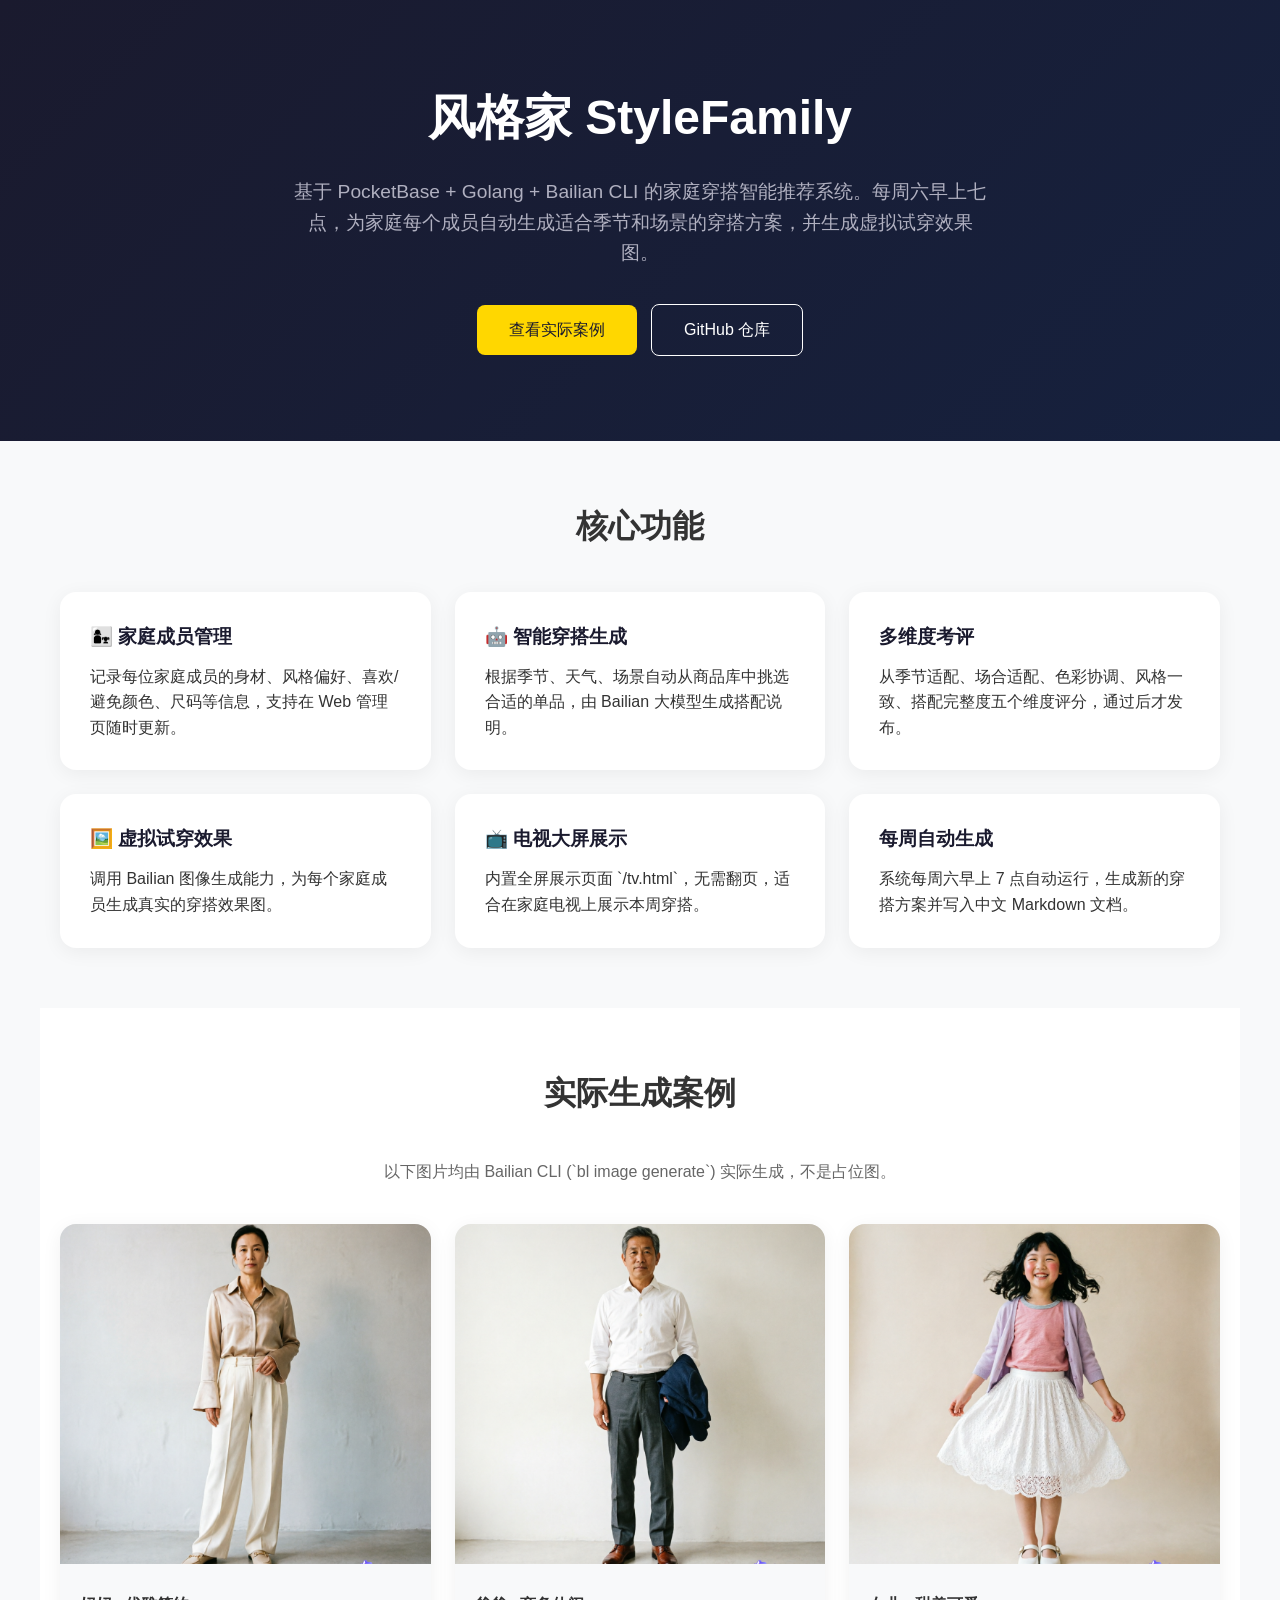
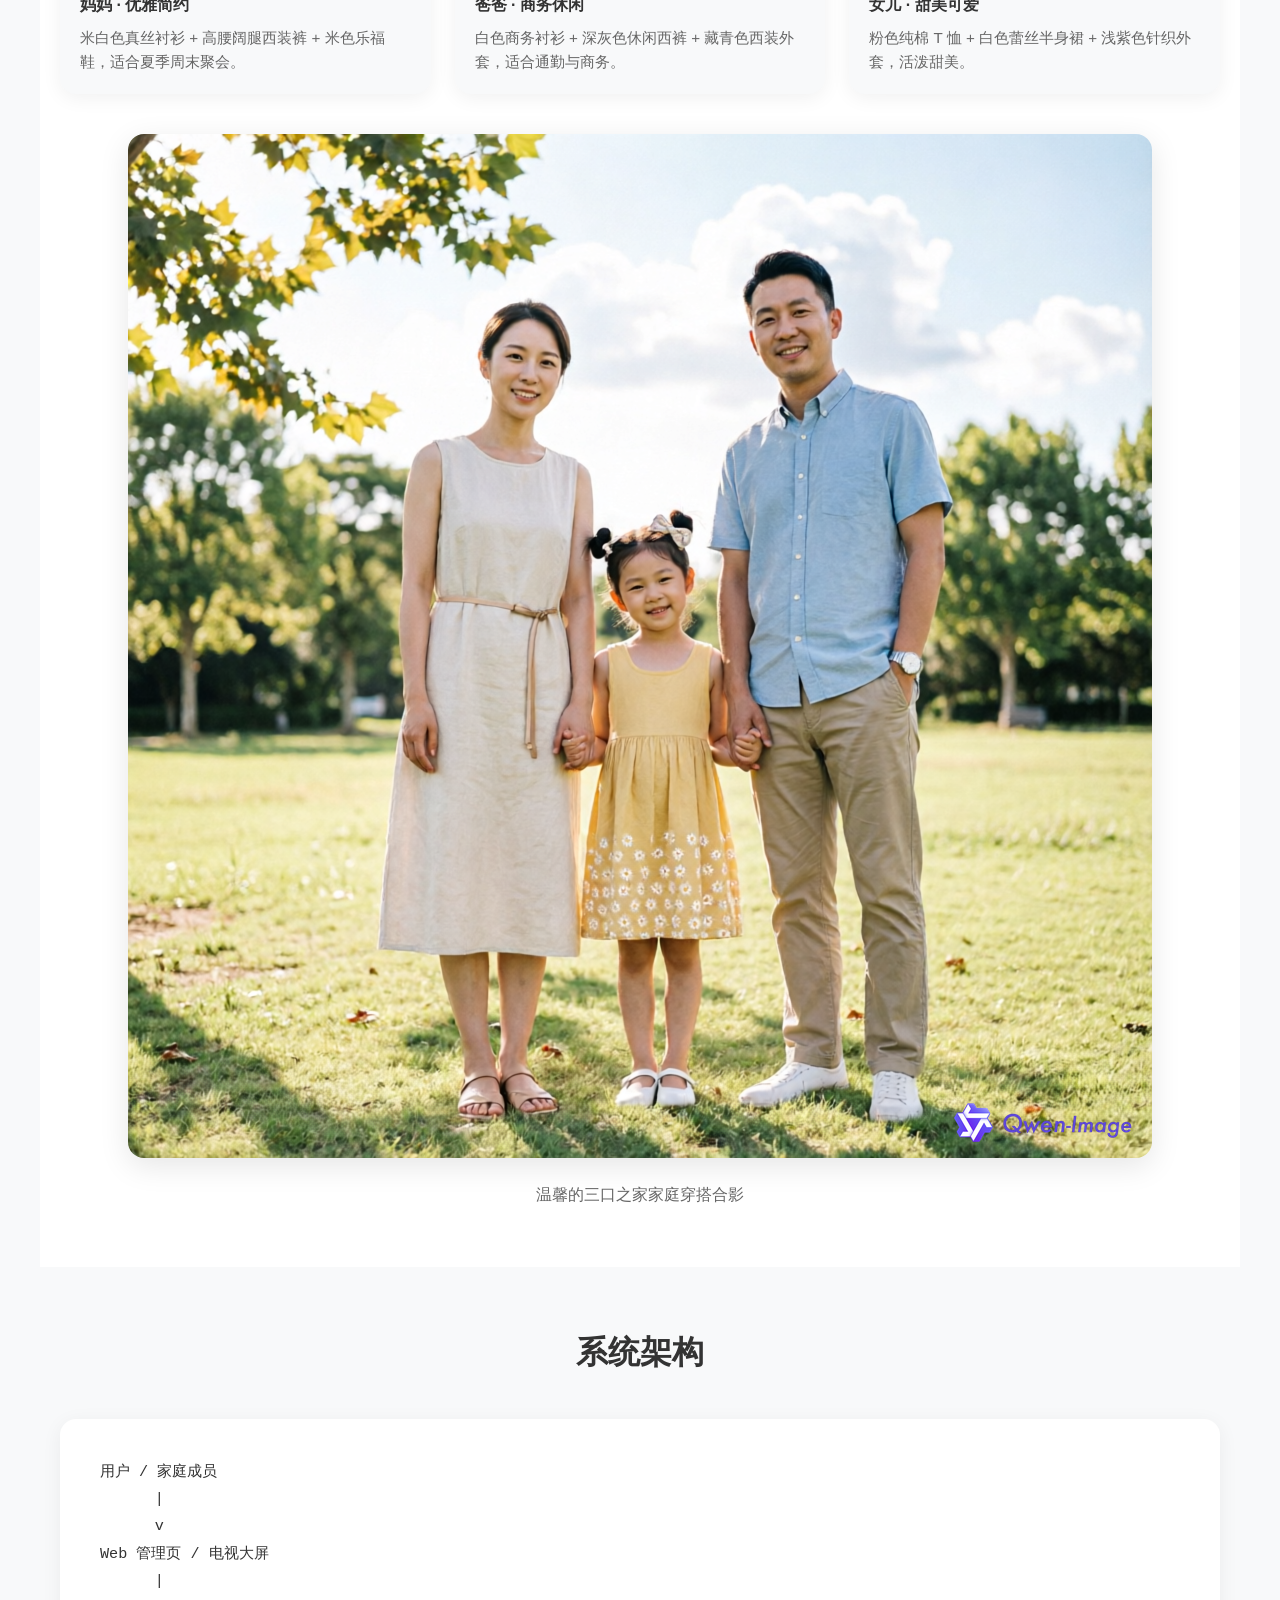
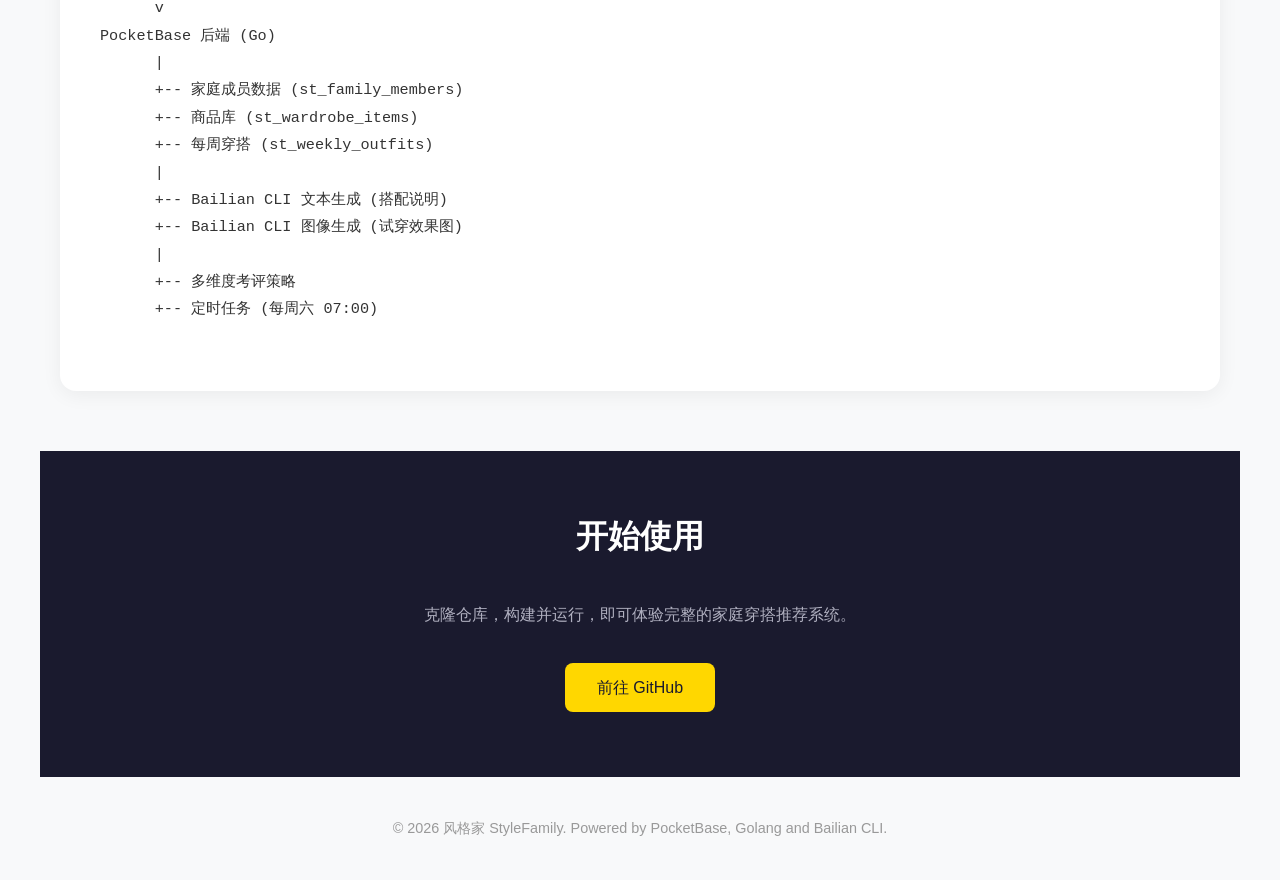
<file: docs/index.html>
<!DOCTYPE html>
<html lang="zh-CN">
<head>
    <meta charset="UTF-8">
    <meta name="viewport" content="width=device-width, initial-scale=1.0">
    <title>风格家 StyleFamily - 家庭穿搭智能推荐</title>
    <style>
        * { margin: 0; padding: 0; box-sizing: border-box; }
        body { font-family: 'Microsoft YaHei', -apple-system, BlinkMacSystemFont, sans-serif; background: #f8f9fa; color: #333; line-height: 1.6; }
        .hero { background: linear-gradient(135deg, #1a1a2e 0%, #16213e 100%); color: #fff; padding: 80px 20px; text-align: center; }
        .hero h1 { font-size: 3rem; margin-bottom: 20px; }
        .hero p { font-size: 1.2rem; max-width: 700px; margin: 0 auto 30px; color: #b0b0c0; }
        .btn { display: inline-block; padding: 12px 32px; border-radius: 8px; text-decoration: none; font-weight: 500; margin: 5px; }
        .btn-primary { background: #ffd700; color: #1a1a2e; }
        .btn-secondary { background: transparent; color: #fff; border: 1px solid #fff; }
        .section { max-width: 1200px; margin: 0 auto; padding: 60px 20px; }
        .section h2 { font-size: 2rem; margin-bottom: 40px; text-align: center; }
        .features { display: grid; grid-template-columns: repeat(auto-fit, minmax(280px, 1fr)); gap: 24px; }
        .feature-card { background: #fff; padding: 30px; border-radius: 16px; box-shadow: 0 4px 20px rgba(0,0,0,0.06); }
        .feature-card h3 { margin-bottom: 12px; color: #1a1a2e; }
        .showcase { background: #fff; }
        .showcase-grid { display: grid; grid-template-columns: repeat(auto-fit, minmax(260px, 1fr)); gap: 24px; }
        .showcase-card { background: #f8f9fa; border-radius: 16px; overflow: hidden; box-shadow: 0 4px 20px rgba(0,0,0,0.06); }
        .showcase-card img { width: 100%; height: 340px; object-fit: cover; }
        .showcase-card .info { padding: 20px; }
        .showcase-card .info h4 { margin-bottom: 8px; }
        .showcase-card .info p { color: #666; font-size: 0.95rem; }
        .family-photo { text-align: center; margin-top: 40px; }
        .family-photo img { max-width: 100%; border-radius: 16px; box-shadow: 0 8px 30px rgba(0,0,0,0.1); }
        .cta { background: #1a1a2e; color: #fff; text-align: center; }
        .footer { text-align: center; padding: 40px 20px; color: #999; font-size: 0.9rem; }
    </style>
</head>
<body>
    <section class="hero">
        <h1>风格家 StyleFamily</h1>
        <p>基于 PocketBase + Golang + Bailian CLI 的家庭穿搭智能推荐系统。每周六早上七点，为家庭每个成员自动生成适合季节和场景的穿搭方案，并生成虚拟试穿效果图。</p>
        <a href="#showcase" class="btn btn-primary">查看实际案例</a>
        <a href="https://github.com/charlescui/stylefamily" class="btn btn-secondary">GitHub 仓库</a>
    </section>

    <section class="section">
        <h2>核心功能</h2>
        <div class="features">
            <div class="feature-card">
                <h3>‍👩‍👧 家庭成员管理</h3>
                <p>记录每位家庭成员的身材、风格偏好、喜欢/避免颜色、尺码等信息，支持在 Web 管理页随时更新。</p>
            </div>
            <div class="feature-card">
                <h3>🤖 智能穿搭生成</h3>
                <p>根据季节、天气、场景自动从商品库中挑选合适的单品，由 Bailian 大模型生成搭配说明。</p>
            </div>
            <div class="feature-card">
                <h3> 多维度考评</h3>
                <p>从季节适配、场合适配、色彩协调、风格一致、搭配完整度五个维度评分，通过后才发布。</p>
            </div>
            <div class="feature-card">
                <h3>🖼️ 虚拟试穿效果</h3>
                <p>调用 Bailian 图像生成能力，为每个家庭成员生成真实的穿搭效果图。</p>
            </div>
            <div class="feature-card">
                <h3>📺 电视大屏展示</h3>
                <p>内置全屏展示页面 `/tv.html`，无需翻页，适合在家庭电视上展示本周穿搭。</p>
            </div>
            <div class="feature-card">
                <h3> 每周自动生成</h3>
                <p>系统每周六早上 7 点自动运行，生成新的穿搭方案并写入中文 Markdown 文档。</p>
            </div>
        </div>
    </section>

    <section class="section showcase" id="showcase">
        <h2>实际生成案例</h2>
        <p style="text-align:center; color:#666; margin-bottom:40px;">以下图片均由 Bailian CLI (`bl image generate`) 实际生成，不是占位图。</p>
        <div class="showcase-grid">
            <div class="showcase-card">
                <img src="images/mom.png" alt="妈妈穿搭">
                <div class="info">
                    <h4>妈妈 · 优雅简约</h4>
                    <p>米白色真丝衬衫 + 高腰阔腿西装裤 + 米色乐福鞋，适合夏季周末聚会。</p>
                </div>
            </div>
            <div class="showcase-card">
                <img src="images/dad.png" alt="爸爸穿搭">
                <div class="info">
                    <h4>爸爸 · 商务休闲</h4>
                    <p>白色商务衬衫 + 深灰色休闲西裤 + 藏青色西装外套，适合通勤与商务。</p>
                </div>
            </div>
            <div class="showcase-card">
                <img src="images/daughter.png" alt="女儿穿搭">
                <div class="info">
                    <h4>女儿 · 甜美可爱</h4>
                    <p>粉色纯棉 T 恤 + 白色蕾丝半身裙 + 浅紫色针织外套，活泼甜美。</p>
                </div>
            </div>
        </div>
        <div class="family-photo">
            <img src="images/family.png" alt="全家福穿搭">
            <p style="margin-top:16px; color:#666;">温馨的三口之家家庭穿搭合影</p>
        </div>
    </section>

    <section class="section">
        <h2>系统架构</h2>
        <div style="background:#fff; padding:40px; border-radius:16px; box-shadow: 0 4px 20px rgba(0,0,0,0.06);">
            <pre style="overflow-x:auto; font-size:0.95rem; line-height:1.8;">
用户 / 家庭成员
      |
      v
Web 管理页 / 电视大屏
      |
      v
PocketBase 后端 (Go)
      |
      +-- 家庭成员数据 (st_family_members)
      +-- 商品库 (st_wardrobe_items)
      +-- 每周穿搭 (st_weekly_outfits)
      |
      +-- Bailian CLI 文本生成 (搭配说明)
      +-- Bailian CLI 图像生成 (试穿效果图)
      |
      +-- 多维度考评策略
      +-- 定时任务 (每周六 07:00)
            </pre>
        </div>
    </section>

    <section class="section cta">
        <h2>开始使用</h2>
        <p style="max-width:600px; margin:0 auto 30px; color:#b0b0c0;">克隆仓库，构建并运行，即可体验完整的家庭穿搭推荐系统。</p>
        <a href="https://github.com/charlescui/stylefamily" class="btn btn-primary">前往 GitHub</a>
    </section>

    <div class="footer">
        <p>© 2026 风格家 StyleFamily. Powered by PocketBase, Golang and Bailian CLI.</p>
    </div>
</body>
</html>
</file>
